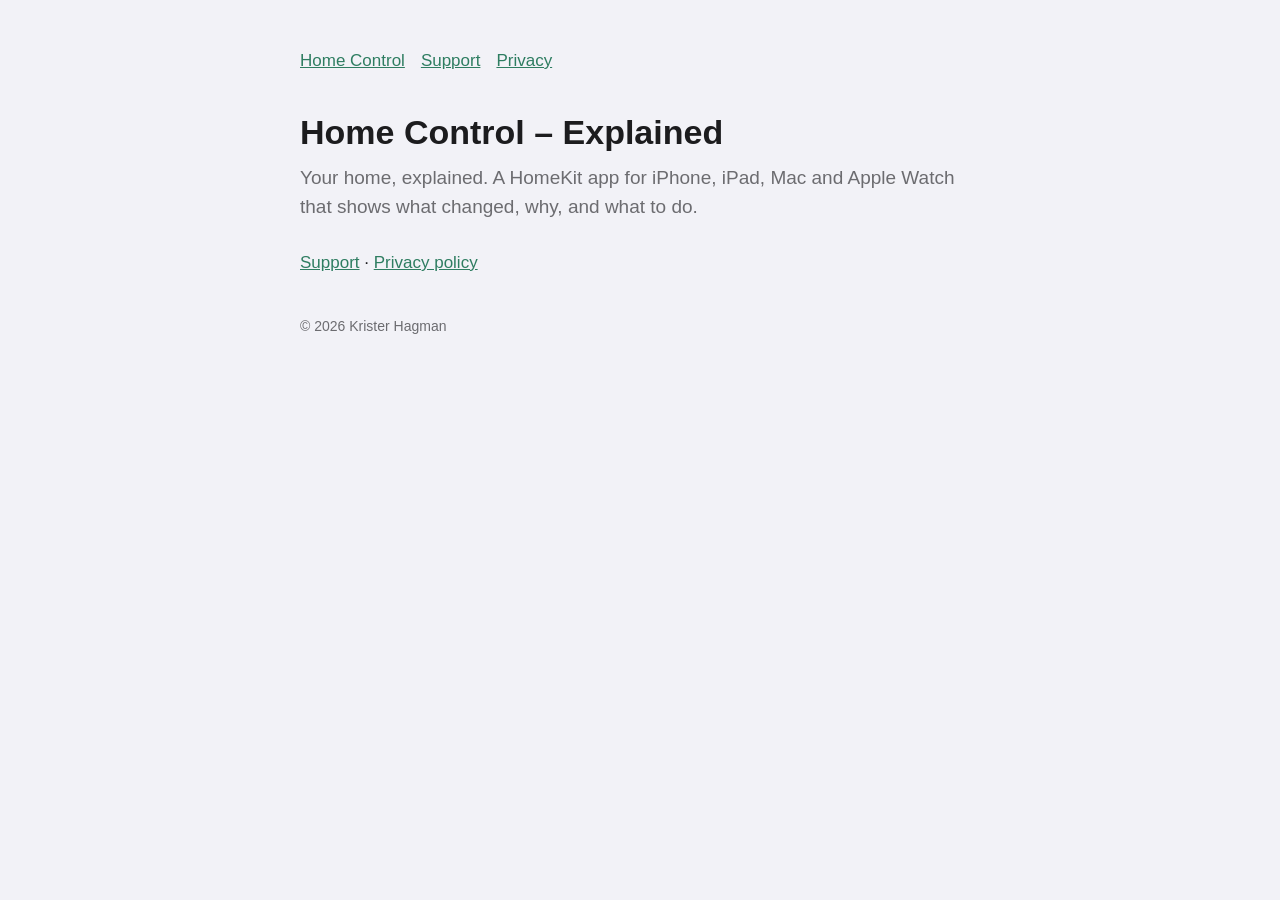
<file: index.html>
<!doctype html>
<html lang="en"><head><meta charset="utf-8"><meta name="viewport" content="width=device-width, initial-scale=1">
<title>Home Control – Explained</title><link rel="stylesheet" href="style.css"></head>
<body><main>
<nav><a href="./">Home Control</a><a href="support.html">Support</a><a href="privacy.html">Privacy</a></nav>
<h1>Home Control – Explained</h1>
<p class="lead">Your home, explained. A HomeKit app for iPhone, iPad, Mac and Apple Watch that shows what changed, why, and what to do.</p>
<p><a href="support.html">Support</a> · <a href="privacy.html">Privacy policy</a></p>
<footer>© 2026 Krister Hagman</footer>
</main></body></html>
</file>
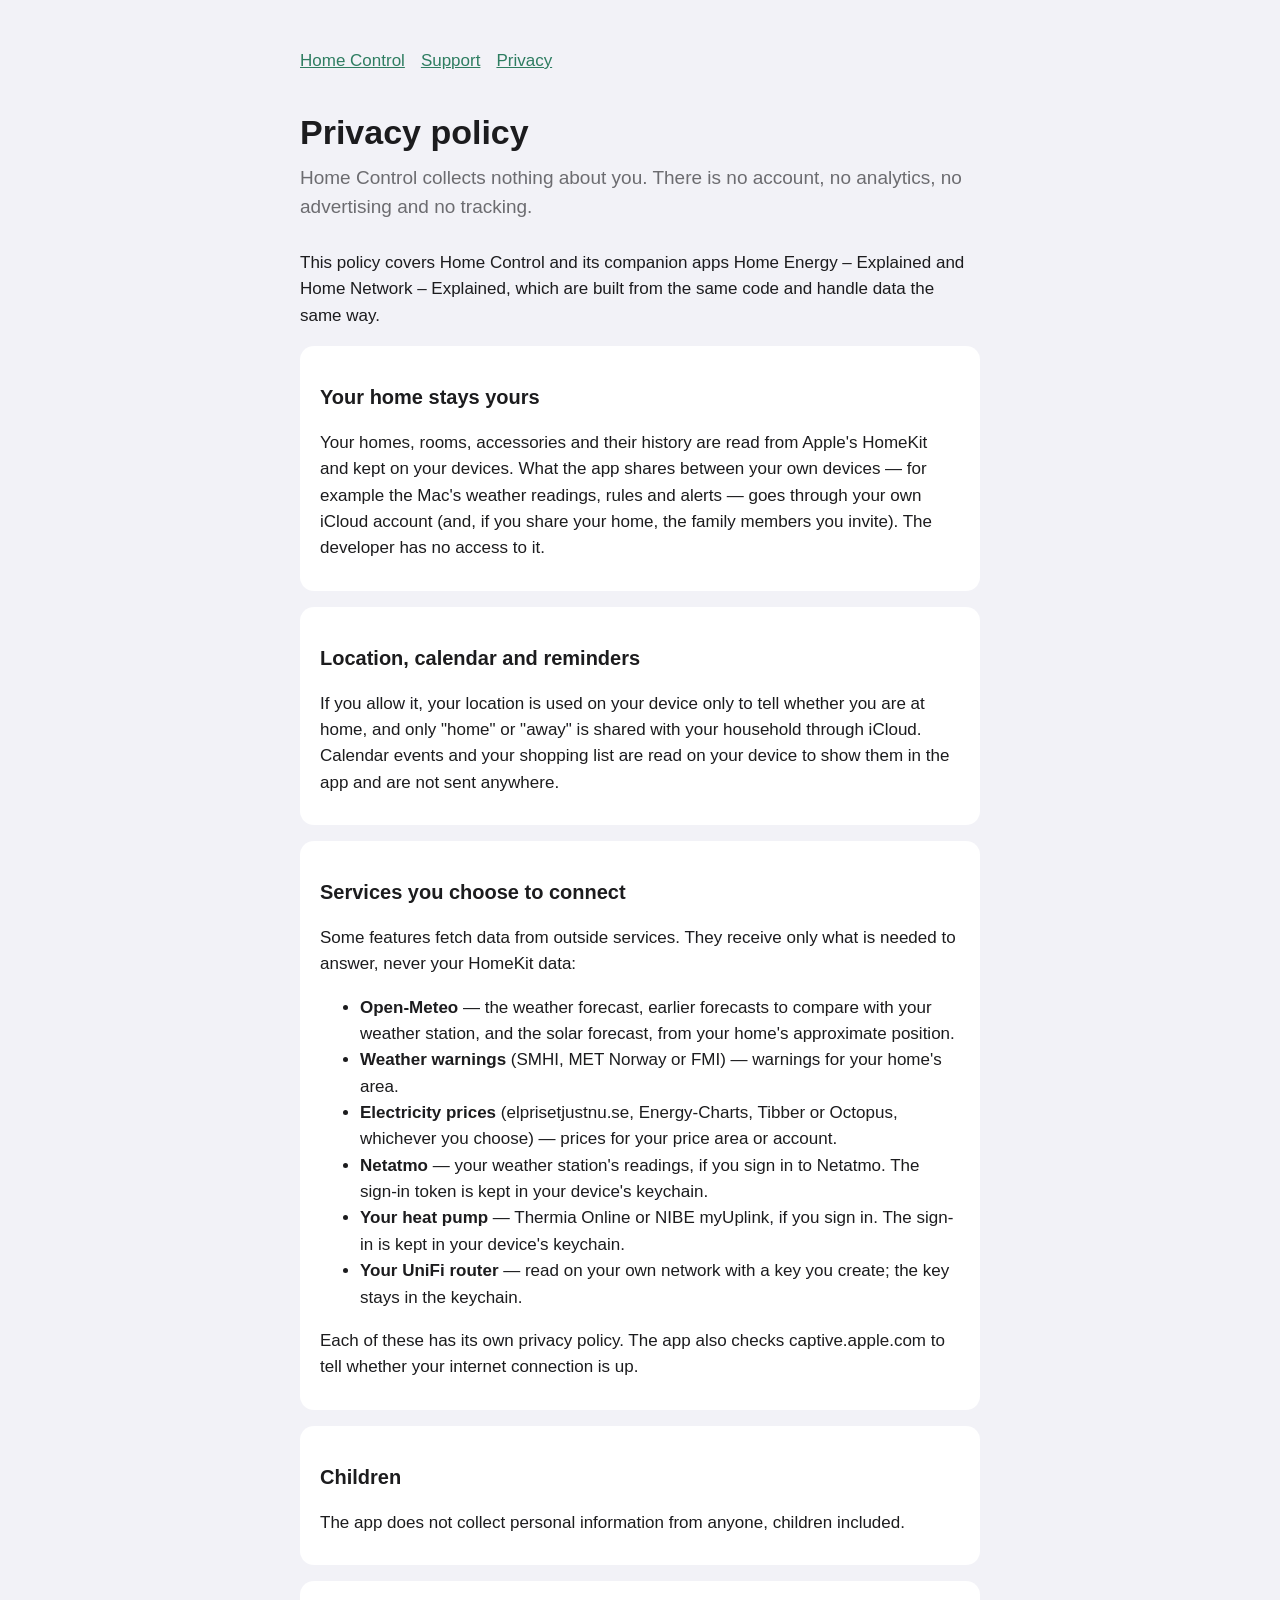
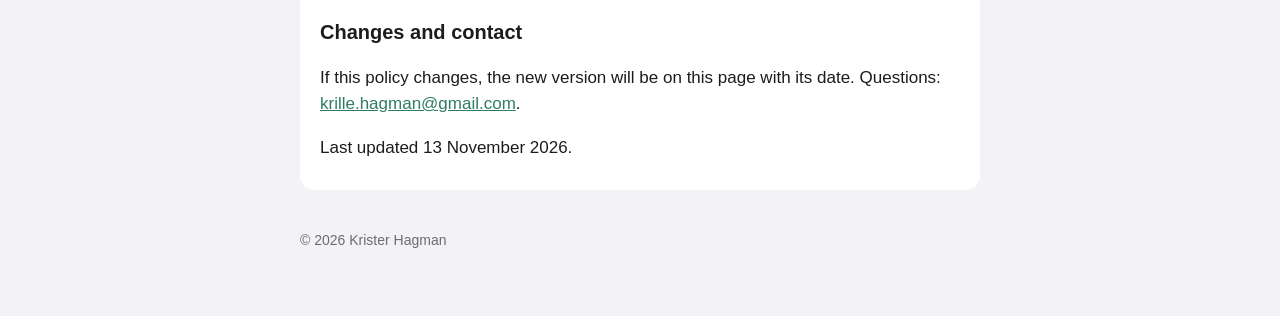
<file: privacy.html>
<!doctype html>
<html lang="en"><head><meta charset="utf-8"><meta name="viewport" content="width=device-width, initial-scale=1">
<title>Home Control Privacy</title><link rel="stylesheet" href="style.css"></head>
<body><main>
<nav><a href="./">Home Control</a><a href="support.html">Support</a><a href="privacy.html">Privacy</a></nav>
<h1>Privacy policy</h1>
<p class="lead">Home Control collects nothing about you. There is no account, no analytics, no advertising and no tracking.</p>
<p>This policy covers Home Control and its companion apps Home Energy – Explained and Home Network – Explained, which are built from the same code and handle data the same way.</p>
<section>
<h2>Your home stays yours</h2>
<p>Your homes, rooms, accessories and their history are read from Apple's HomeKit and kept on your devices. What the app shares between your own devices — for example the Mac's weather readings, rules and alerts — goes through your own iCloud account (and, if you share your home, the family members you invite). The developer has no access to it.</p>
</section>
<section>
<h2>Location, calendar and reminders</h2>
<p>If you allow it, your location is used on your device only to tell whether you are at home, and only "home" or "away" is shared with your household through iCloud. Calendar events and your shopping list are read on your device to show them in the app and are not sent anywhere.</p>
</section>
<section>
<h2>Services you choose to connect</h2>
<p>Some features fetch data from outside services. They receive only what is needed to answer, never your HomeKit data:</p>
<ul>
<li><strong>Open-Meteo</strong> — the weather forecast, earlier forecasts to compare with your weather station, and the solar forecast, from your home's approximate position.</li>
<li><strong>Weather warnings</strong> (SMHI, MET Norway or FMI) — warnings for your home's area.</li>
<li><strong>Electricity prices</strong> (elprisetjustnu.se, Energy-Charts, Tibber or Octopus, whichever you choose) — prices for your price area or account.</li>
<li><strong>Netatmo</strong> — your weather station's readings, if you sign in to Netatmo. The sign-in token is kept in your device's keychain.</li>
<li><strong>Your heat pump</strong> — Thermia Online or NIBE myUplink, if you sign in. The sign-in is kept in your device's keychain.</li>
<li><strong>Your UniFi router</strong> — read on your own network with a key you create; the key stays in the keychain.</li>
</ul>
<p>Each of these has its own privacy policy. The app also checks captive.apple.com to tell whether your internet connection is up.</p>
</section>
<section>
<h2>Children</h2>
<p>The app does not collect personal information from anyone, children included.</p>
</section>
<section>
<h2>Changes and contact</h2>
<p>If this policy changes, the new version will be on this page with its date. Questions: <a href="mailto:krille.hagman@gmail.com">krille.hagman@gmail.com</a>.</p>
<p>Last updated 13 November 2026.</p>
</section>
<footer>© 2026 Krister Hagman</footer>
</main></body></html>
</file>
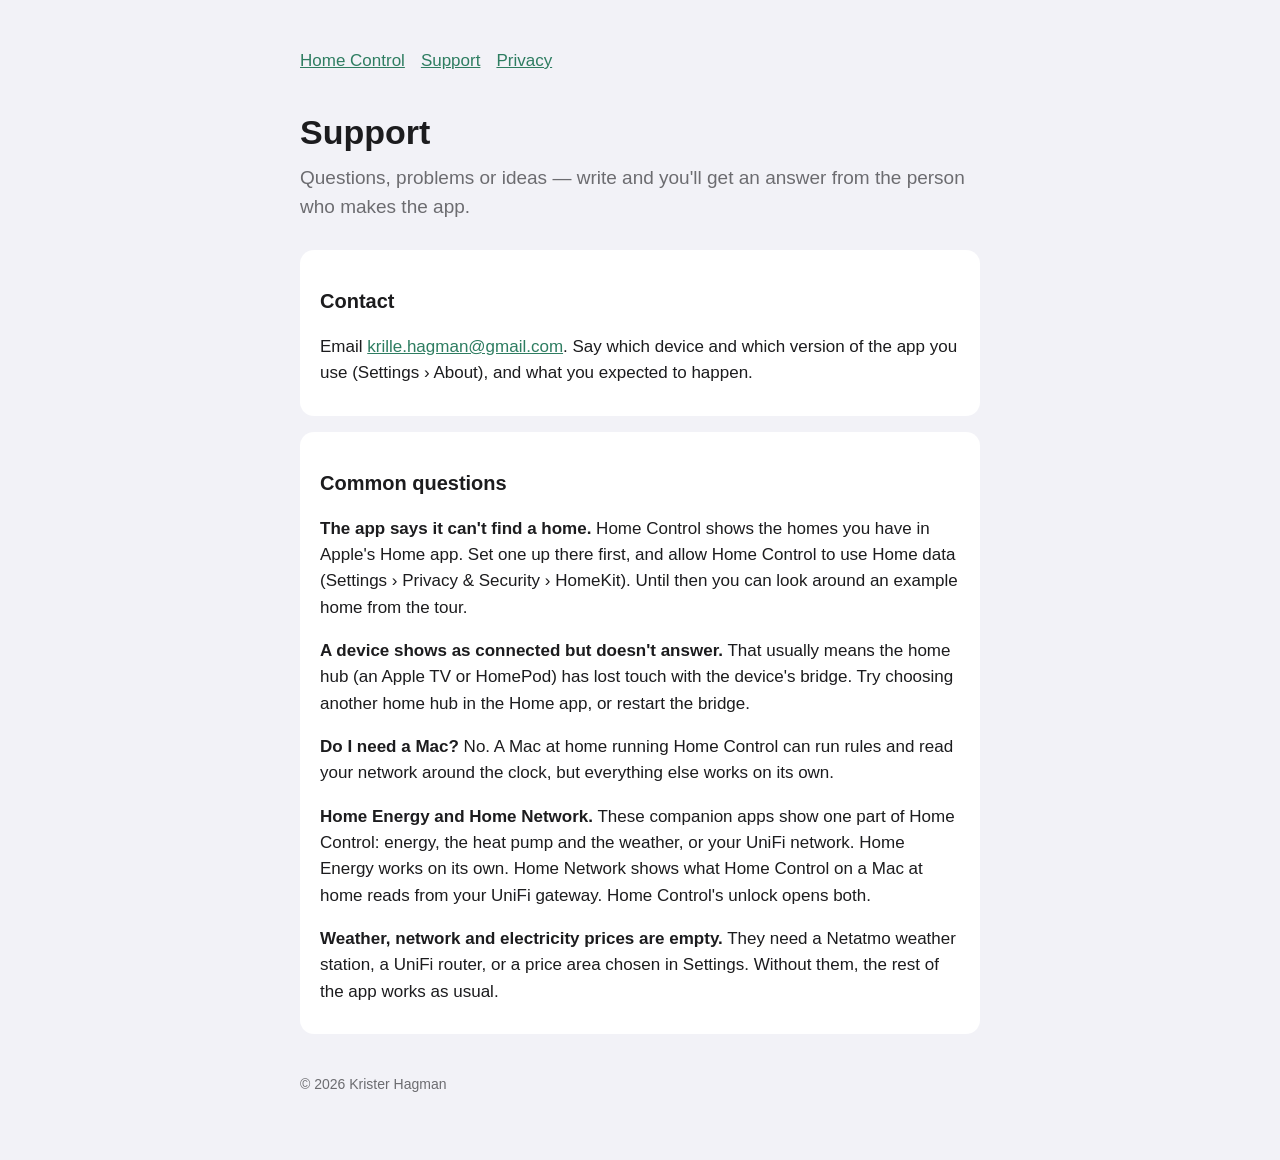
<file: support.html>
<!doctype html>
<html lang="en"><head><meta charset="utf-8"><meta name="viewport" content="width=device-width, initial-scale=1">
<title>Home Control Support</title><link rel="stylesheet" href="style.css"></head>
<body><main>
<nav><a href="./">Home Control</a><a href="support.html">Support</a><a href="privacy.html">Privacy</a></nav>
<h1>Support</h1>
<p class="lead">Questions, problems or ideas — write and you'll get an answer from the person who makes the app.</p>
<section>
<h2>Contact</h2>
<p>Email <a href="mailto:krille.hagman@gmail.com">krille.hagman@gmail.com</a>. Say which device and which version of the app you use (Settings › About), and what you expected to happen.</p>
</section>
<section>
<h2>Common questions</h2>
<p><strong>The app says it can't find a home.</strong> Home Control shows the homes you have in Apple's Home app. Set one up there first, and allow Home Control to use Home data (Settings › Privacy & Security › HomeKit). Until then you can look around an example home from the tour.</p>
<p><strong>A device shows as connected but doesn't answer.</strong> That usually means the home hub (an Apple TV or HomePod) has lost touch with the device's bridge. Try choosing another home hub in the Home app, or restart the bridge.</p>
<p><strong>Do I need a Mac?</strong> No. A Mac at home running Home Control can run rules and read your network around the clock, but everything else works on its own.</p>
<p><strong>Home Energy and Home Network.</strong> These companion apps show one part of Home Control: energy, the heat pump and the weather, or your UniFi network. Home Energy works on its own. Home Network shows what Home Control on a Mac at home reads from your UniFi gateway. Home Control's unlock opens both.</p>
<p><strong>Weather, network and electricity prices are empty.</strong> They need a Netatmo weather station, a UniFi router, or a price area chosen in Settings. Without them, the rest of the app works as usual.</p>
</section>
<footer>© 2026 Krister Hagman</footer>
</main></body></html>
</file>
<file: style.css>
:root { --bg: #f2f2f7; --card: #fff; --text: #1c1c1e; --muted: #6c6c70; --accent: #2e7d61; }
@media (prefers-color-scheme: dark) { :root { --bg: #000; --card: #1c1c1e; --text: #f2f2f7; --muted: #98989f; --accent: #5cc29b; } }
body { margin: 0; background: var(--bg); color: var(--text); font: 17px/1.55 -apple-system, BlinkMacSystemFont, "Segoe UI", sans-serif; }
main { max-width: 680px; margin: 0 auto; padding: 48px 16px 64px; }
h1 { font-size: 34px; margin: 0 0 4px; } h2 { font-size: 20px; margin: 32px 0 8px; }
.lead { color: var(--muted); font-size: 19px; margin: 0 0 28px; }
section { background: var(--card); border-radius: 14px; padding: 4px 20px 12px; margin: 16px 0; }
a { color: var(--accent); } nav { margin-bottom: 32px; } nav a { margin-right: 16px; }
footer { color: var(--muted); font-size: 14px; margin-top: 40px; }
</file>
